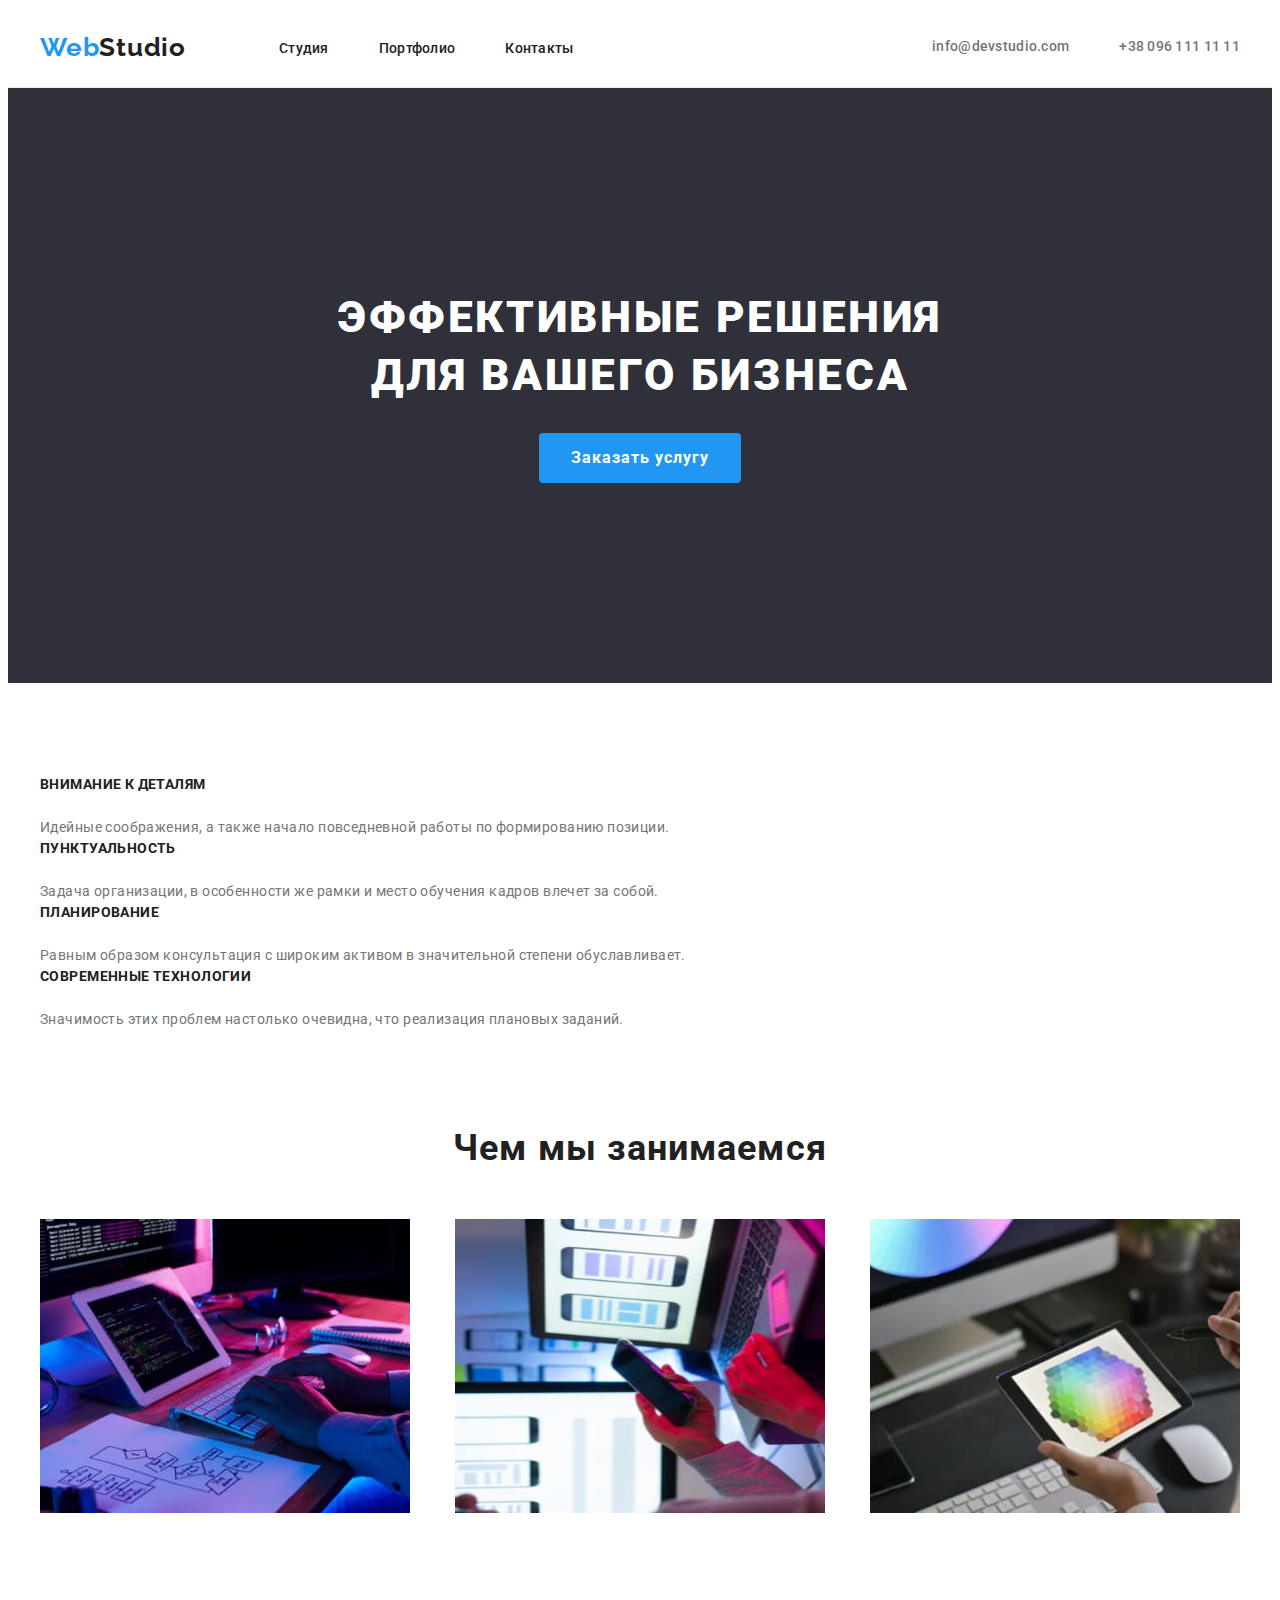
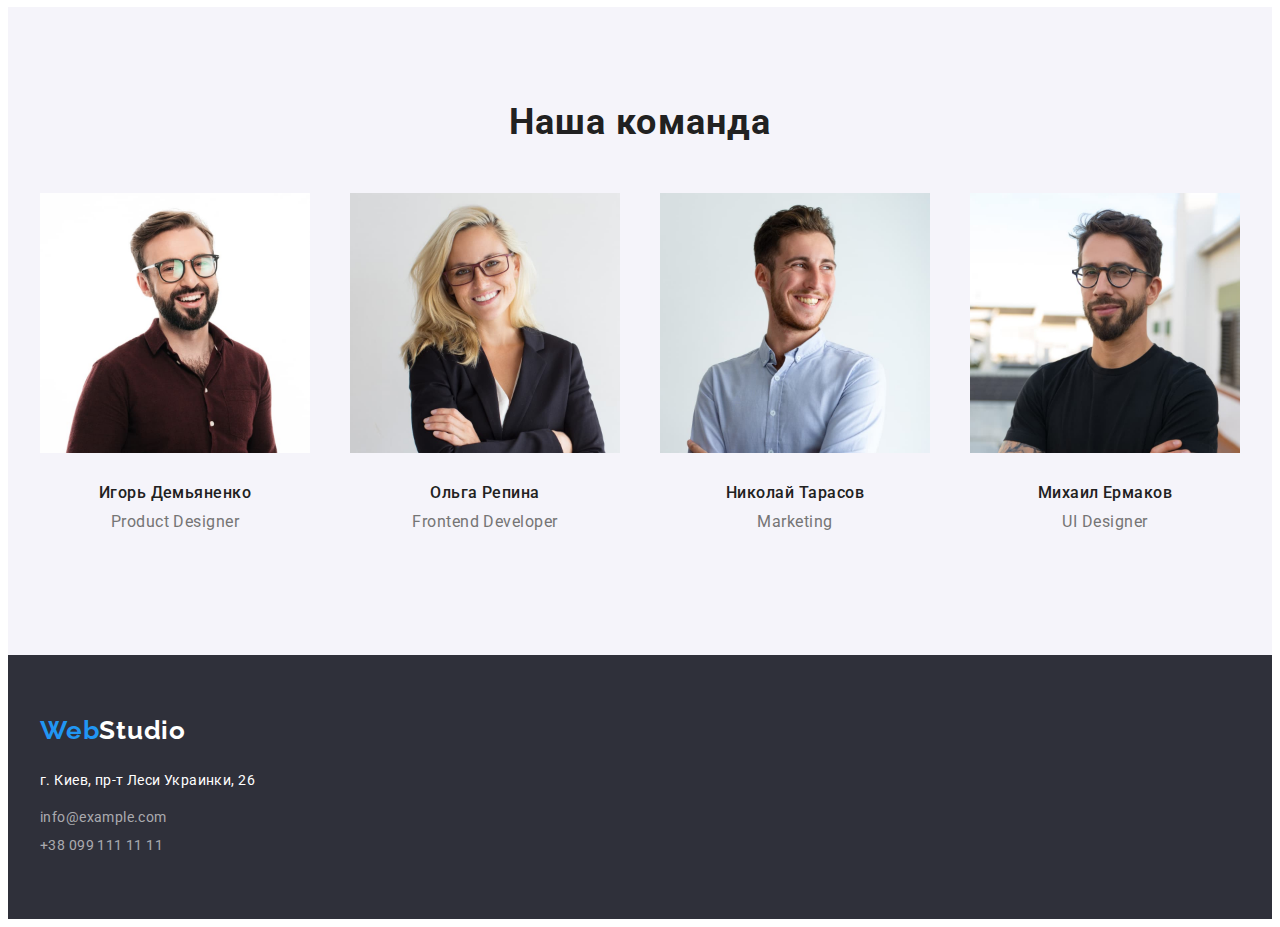
<file: index.html>
<!DOCTYPE html>
<html lang="ru">
<head>
    <meta charset="UTF-8">
    <meta http-equiv="X-UA-Compatible" content="IE=edge">
    <meta name="viewport" content="width=device-w0.idth, initial-scale=1.0">
    <title>Document</title>
    <link
    href="https://fonts.googleapis.com/css2?family=Oleo+Script&family=Raleway:wght@700&family=Roboto:wght@400;500;700;900&display=swap" rel="stylesheet">
    <link rel="stylesheet" href="https://cdnjs.cloudflare.com/ajax/libs/modern-normalize/1.1.0/modern-normalize.min.css" integrity="sha512-wpPYUAdjBVSE4KJnH1VR1HeZfpl1ub8YT/NKx4PuQ5NmX2tKuGu6U/JRp5y+Y8XG2tV+wKQpNHVUX03MfMFn9Q==" crossorigin="anonymous" referrerpolicy="no-referrer" />
    <link rel="stylesheet" href="./css/styles.css">
</head>
<body>
<header class="header">
        <div class="wrapper header-wrapper">
    <a class="logo link" href="">Web<span class="colortext" >Studio</span></a>
    <nav class="navigation">
    <ul class="nav-list">
        <li class="nav-list-item list">
            <a class="nav-list-link link" href="https://tanyauhrynovska.github.io/goit-markup-hw-03/index.html">Студия</a>
        </li>
        <li class="nav-list-item list">
            <a class="nav-list-link link" href="https://tanyauhrynovska.github.io/goit-markup-hw-03/portfolio.html">Портфолио</a>
        </li>
        <li class="nav-list-item list">
            <a class="nav-list-link link" href="">Контакты</a>
        </li>
    </ul>
    </nav>
        <a class="contacts-mail list link" href="mailto:info@devstudio.com">info@devstudio.com</a>
        <a class="contact-phone list link" href="tel:+380961111111">+38 096 111 11 11</a>
    </div> 
</header> 
<main>
    <section class="hero-section" >
        <div class="wrapper">
    <h1 class="main-header" >Эффективные решения<br>для вашего бизнеса</h1>
    <button class="modal-button" type="button">Заказать услугу</button>
        </div> 
    </section>
    <section class="our-advantages">
        <div class="wrapper">
        <ul class="subscribe">
            <li class="subscribe-list list" >
                <div class="our-advantages-subscribe">
                <h3 class="advantages-list">Внимание к деталям</h3>
                <p class="advantages-desc" >Идейные соображения, а также начало повседневной работы по формированию позиции.</p>
                </div>
            </li>
            <li class="subscribe-list list">
                <div class="our-advantages-subscribe">
                <h3 class="advantages-list">Пунктуальность</h3>
                <p class="advantages-desc">Задача организации, в особенности же рамки и место обучения кадров влечет за собой.</p>
                </div>
            </li>
            <li class="subscribe-list list">
                <div class="our-advantages-subscribe">
                <h3 class="advantages-list">Планирование</h3>
                <p class="advantages-desc">Равным образом консультация с широким активом в значительной степени обуславливает.</p>
                </div>
            </li>
            <li class="subscribe-list list">
                <div class="our-advantages-subscribe">
                <h3 class="advantages-list">Современные технологии</h3>
                <p class="advantages-desc">Значимость этих проблем настолько очевидна, что реализация плановых заданий.</p>
                </div>
            </li>
        </ul>
        </div>
    </section>
    <section class="about">
        <div class="wrapper">
        <h2 class="sub-header">Чем мы занимаемся</h2>
            <ul class="about-us">
            <li class="list">
                <img src="./images/foto1.jpg" alt="работа на планшете" width="370" height="294"/>
            </li> 
            <li class="list">
                <img src="./images/foto2.jpg" alt="работа на ноуте" width="370" height="294"/>
            </li>
            <li class="list">
                <img src="./images/foto3.jpg" alt="работа на планшете" width="370" height="294"/>
            </li>
            </ul>
        </div>
    </section>
    <section class="our-employee">
    <div class="wrapper">
        <h2 class="sub-header">Наша команда</h2>
        <ul class="our-team">
            <li class="employees-card list">
                <img src="./images/foto4.jpg" alt="Игорь Демьяненко" width="270" height="260"/>
                <div class="our-team-description">
                <p class="employee-list">Игорь Демьяненко</p>
                <p class="profession-list">Product Designer</p>
            </div>
            </li>
            <li class="employees-card list">
                <img src="./images/foto5.jpg" alt="Ольга Репина" width="270" height="260"/>
                <div class="our-team-description">
                <p class="employee-list">Ольга Репина</p>
                <p class="profession-list">Frontend Developer</p>
            </div>
            </li>
            <li class="employees-card list">
                <img src="./images/foto6.jpg" alt="Николай Тарасов" width="270" height="260"/>
                <div class="our-team-description">
                <p class="employee-list">Николай Тарасов</p>
                <p class="profession-list">Marketing</p>
            </div>
            </li>
            <li class="employees-card list">
                <img src="./images/foto7.jpg" alt="Михаил Ермаков" width="270" height="260"/>
                <div class="our-team-description">
                <p class="employee-list">Михаил Ермаков</p>
                <p class="profession-list">UI Designer</p>
            </div>
            </li>
        </ul>
    </div>
    </section>
</main>
    <footer class="footer">
        <div class="wrapper logo-footer">
            <a class="footer-logo logo link" href="">Web<span class="colortext-footer">Studio</span></a>
            <address> 
            <p class="footer-location list link" >г. Киев, пр-т Леси Украинки, 26</p>
            <a class="footer-mail list link" href="mailto:info@example.com">info@example.com</a>
            <div><a class="footer-phone list link" href="tel:+380961111111">+38 099 111 11 11</a></div>
        </address>
    </div>
    </footer>
</body>
</html>
</file>
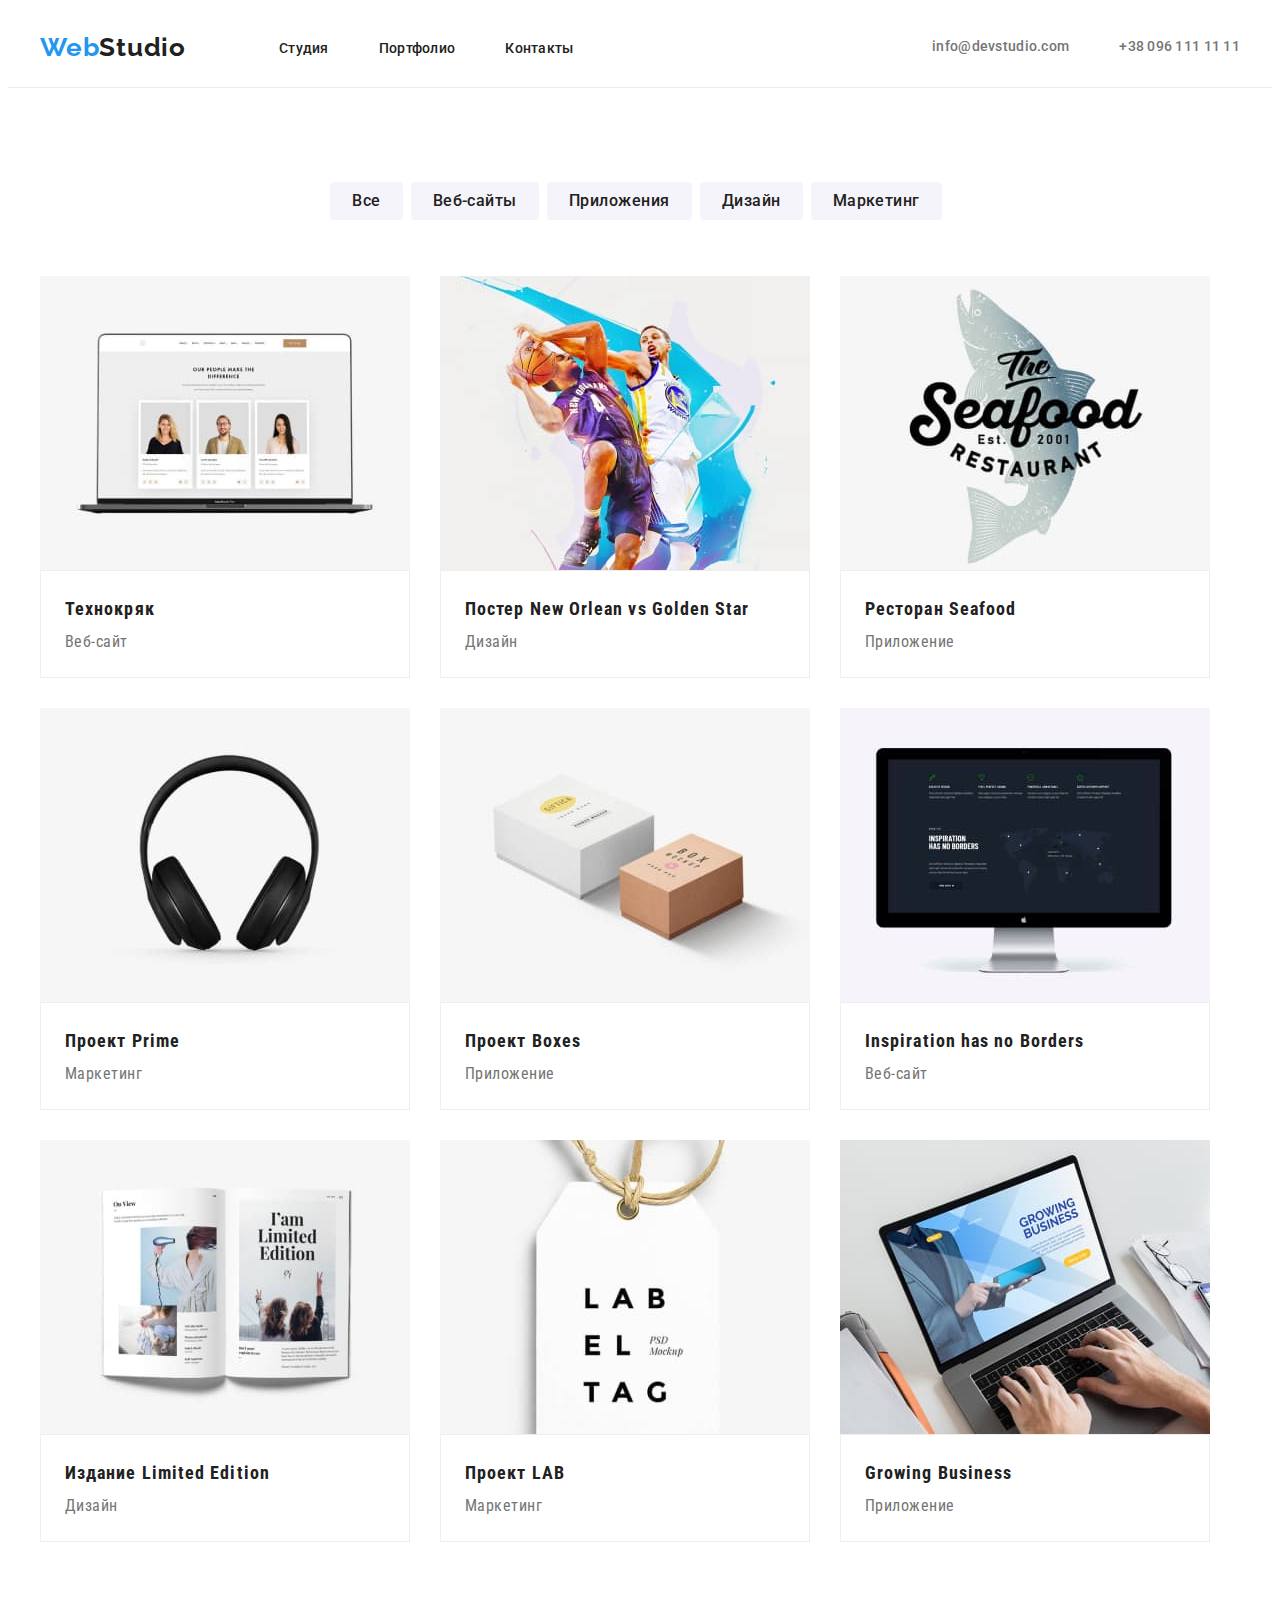
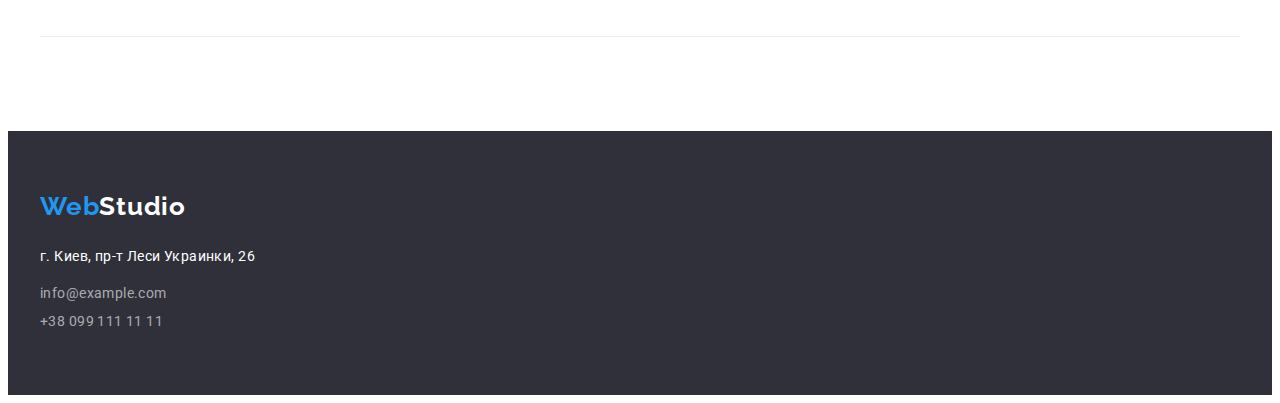
<file: portfolio.html>
<!DOCTYPE html>
<html lang="ru">
<head>
    <meta charset="UTF-8">
    <meta http-equiv="X-UA-Compatible" content="IE=edge">
    <meta name="viewport" content="width=device-w0.idth, initial-scale=1.0">
    <title>Document</title>
    <link
    href="https://fonts.googleapis.com/css2?family=Oleo+Script&family=Raleway:wght@700&family=Roboto:wght@400;500;700;900&display=swap" rel="stylesheet">
    <link rel="stylesheet" href="https://cdnjs.cloudflare.com/ajax/libs/modern-normalize/1.1.0/modern-normalize.min.css" integrity="sha512-wpPYUAdjBVSE4KJnH1VR1HeZfpl1ub8YT/NKx4PuQ5NmX2tKuGu6U/JRp5y+Y8XG2tV+wKQpNHVUX03MfMFn9Q==" crossorigin="anonymous" referrerpolicy="no-referrer" />
    <link rel="stylesheet" href="./css/styles.css">
</head>
<body>
<header class="header">
    <div class="wrapper header-wrapper">
    <a class="logo link" href="index.html">Web<span class="colortext">Studio </span></a>
<nav class="navigation">
<ul class="nav-list">
    <li class="nav-list-item list">
        <a class="nav-list-link link" href="https://tanyauhrynovska.github.io/goit-markup-hw-03/index.html">Студия</a>
    </li>
    <li class="nav-list-item list">
        <a class="nav-list-link link" href="portfolio.html">Портфолио</a>
    </li>
    <li class="nav-list-item list">
        <a class="nav-list-link link" href="">Контакты</a>
    </li>
</ul>
</nav>
    <a class="contacts-mail list link" href="mailto:info@devstudio.com">info@devstudio.com</a>
    <a class="contact-phone list link" href="tel:+380961111111">+38 096 111 11 11</a>
</div>
</header> 
<main>
<section class="portfolio-button">
<div class="wrapper">
    <h2> </h2>
    <ul class="portfolio-navigation">
        <li class="portfolio-list list">
            <button class="navigation-button" type="button">Все</button>
        </li>
        <li class="portfolio-list list">
            <button class="navigation-button" type="button">Веб-сайты</button>
        </li>
        <li class="portfolio-list list">
            <button class="navigation-button" type="button">Приложения</button>
        </li>
        <li class="portfolio-list list">
            <button class="navigation-button" type="button">Дизайн</button>
        </li>
        <li class="portfolio-list list">
            <button class="navigation-button" type="button">Маркетинг</button>
        </li>
    </ul>
    <ul class="list-of-works">
        <li class="work-card list">
            <img src="./images/foto21.jpg" alt="Веб-сайт" width="370" height="294"/>
            <div class="portfolio">
            <p class="img-description" >Технокряк</p>
            <p class=" undertitle" >Веб-сайт</p>
        </div>
        </li>
        <li class="work-card list">
            <img src="./images/foto22.jpg" alt="Дизайн" width="370" height="294"/>
            <div class="portfolio">
            <p class="img-description" >Постер New Orlean vs Golden Star</p>
            <p class="undertitle" >Дизайн</p>
        </div> 
        </li>
        <li class="work-card list">
            <img src="./images/foto23.jpg" alt="Приложение для ресторана" width="370" height="294"/>
            <div class="portfolio">
            <p class="img-description">Ресторан Seafood</p>
            <p class="undertitle">Приложение</p>
        </div>
        </li>
        <li class="work-card list">
            <img src="./images/foto24.jpg" alt="Маркетинг проект" width="370" height="294"/>
            <div class="portfolio">
            <p class="img-description">Проект Prime</p>
            <p class="undertitle">Маркетинг</p>
        </div>
        </li>
        <li class="work-card list">
            <img src="./images/foto25.jpg" alt="Приложение проект" width="370" height="294"/>
            <div class="portfolio">
            <p class="img-description">Проект Boxes</p>
            <p class="undertitle">Приложение</p>
            </div>
        </li>
        <li class="work-card list">
            <img src="./images/foto26.jpg" alt="Приложение проект" width="370" height="294"/>
            <div class="portfolio">
            <p class="img-description">Inspiration has no Borders</p>
            <p class="undertitle">Веб-сайт</p>
        </div>
        </li>
        <li class="work-card list">
            <img src="./images/foto27.jpg" alt="Дизайн сайта" width="370" height="294"/>
            <div class="portfolio">
            <p class="img-description">Издание Limited Edition</p>
            <p class="undertitle">Дизайн</p>
        </div>
        </li>
        <li class="work-card list">
            <img src="./images/foto28.jpg" alt="Маркетинг проект" width="370" height="294"/>
            <div class="portfolio">
            <p class="img-description">Проект LAB</p>
            <p class="undertitle">Маркетинг</p>
        </div>
        </li>
        <li class="work-card list">
            <img src="./images/foto29.jpg" alt="Приложение проект" width="370" height="294"/>
            <div class="portfolio">
            <p class="img-description">Growing Business</p>
            <p class="undertitle">Приложение</p>
        </div>
        </li>
    </ul>
</div>
</section>
</main>
    <footer class="footer">
        <div class="wrapper logo-footer">
        <a class="footer-logo logo link" href="">Web<span class="colortext-footer">Studio</span></a>
        <address> 
        <p class="footer-location list link">г. Киев, пр-т Леси Украинки, 26</p>
        <a class="footer-mail list link" href="mailto:info@example.com">info@example.com</a>
        <div><a class="footer-phone list link" href="tel:+380961111111">+38 099 111 11 11</a></div>
    </address>
    </div>
    </footer>
</body>
</html>
</file>
<file: css/styles.css>
:root {
    --prymary-font-family: "Roboto", sans-serif;
    --secondary-font-family: "Raleway", sans-serif;
    --primary-font-color: #757575;
    --secondary-font-color: #FFFFFF;
    --batton-backgraund-color: #F5F4FA;
    --accent-color: #212121;
    --background-color: #2F303A;
    --acccent-color: #2196F3;
}

body {
    font-family: var(--prymary-font-family);
    color: var(--primary-font-color);
}

h1,
h2,
h3,
h4,
p
{
    margin-top: 0;
    margin-bottom: 0;
}

ul,
ol {
    margin-top: 0;
    margin-bottom: 0;
    padding-left: 0;
}

img {
    display: block;
}

.list {
    list-style: none;
    
}

.link {
    text-decoration: none;
}

.subscribe {
    display: flex;
    flex-wrap: wrap;
    justify-content: space-between;
}

.subscribe-list {
    margin-right: 20px;
}

.our-advantages {
    padding-top: 94px;
    padding-bottom: 94px;
}

.advantages-list {
        width: 270px;
        height: 16px;
        padding-bottom: 10px;
        margin-bottom: 10px;
        font-weight: bold;
        font-size: 14px;
        line-height: 1.14;
        letter-spacing: 0.03em;
        text-transform: uppercase;
        color: var(--accent-color);
    }
    
.advantages-dpadding-top: 94px;esc {
    width: 270px;
}

.wrapper {
    padding-right: 15px;
    padding-left: 15px;
    width: 1200px;
    margin-left: auto;
    margin-right: auto;
}

.header {
    padding-top: 24px;
    padding-bottom: 24px;
    border-bottom: 1px solid #ECECEC;
}

.header-wrapper {
    display: flex;
    align-items: center;
}    
.nav-list {
    display: flex;
    align-items: center;
}

.nav-list-item:not(:nth-child(4n)) {
    margin-right: 50px;
}

.logo {
    font-family: var(--secondary-font-family);
    font-weight: bold;
    font-size: 26px;
    line-height: 1.19;
    letter-spacing: 0.03em;
    color: var(--acccent-color);
    margin-right: 93px;
}

.colortext {
    color: #212121;
}

.nav-list-link {
    font-weight: 500;
    font-size: 14px;
    line-height: 1.14;
    letter-spacing: 0.02em;
    color: var(--accent-color);
}

.nav-list-link:hover,
.nav-list-link:focus {
    color: var(--acccent-color);
    }

.contacts-mail {
    font-weight: 500;
    font-size: 14px;
    line-height: 1.14;
    letter-spacing: 0.02em;
    color: var(--primary-font-color);
    margin-left: auto;
    }
    
.contact-phone {
    font-weight: 500;
    font-size: 14px;
    line-height: 1.14;
    letter-spacing: 0.02em;
    color: var(--primary-font-color);
    margin-left: 50px;
}

.contacts-mail:hover,
.contacts-mail:focus {
    color: var(--acccent-color);
    }

.contact-phone:hover,
.contact-phone:focus {
    color: var(--acccent-color);
    }

.navigation-button {
    padding: 6px 22px;
    border: none;
    border-radius: 4px;
    font-family: var(--prymary-font-family);
    font-weight: 500;
    font-size: 16px;
    line-height: 1.63;
    text-align: center;
    letter-spacing: 0.03em;
    color: var(--accent-color);
    cursor: pointer;
    background: var(--batton-backgraund-color);
}    

.navigation-button:hover,
.navigation-button:focus {
    background-color: var(--acccent-color)
}

.navigation-button:hover,
.navigation-button:focus {
    color: var(--secondary-font-color);
}

.img-description {
    font-weight: bold;
    font-size: 18px;
    line-height: 2;
    letter-spacing: 0.06em;
    color: var(--accent-color);
}

.undertitle {
    font-weight: normal;
    font-size: 16px;
    line-height: 1.88;
    letter-spacing: 0.03em;
    color: var(--primary-font-color);
    }

.main-header {
    margin-bottom: 28px;
    font-weight: 900;
    font-size: 44px;
    line-height: 1.33;
    text-align: center;
    letter-spacing: 0.06em;
    text-transform: uppercase;
    color: var(--secondary-font-color);
}

.hero-section {
    padding-top: 200px;
    padding-bottom: 200px;
    background-color: var(--background-color)
}

.modal-button {
    margin-left: auto;
    margin-right: auto;
    padding: 10px 32px;
    border-radius: 4px;
    border: none;
    font-family: var(--main-font-family);
    font-weight: bold;
    font-size: 16px;
    line-height: 1.88;
    display: flex;
    align-items: center;
    text-align: center;
    letter-spacing: 0.06em;
    color: var(--secondary-font-color);
    cursor: pointer;
    background-color: var(--acccent-color);
}

.advantages-desc {
    font-weight: normal;
    font-size: 14px;
    line-height: 2;
    letter-spacing: 0.03em;
    color: var(--primary-font-color);
}

.our-employee {
    background-color: #F5F4FA;
}

.sub-header {
    margin-bottom: 50px;
    font-weight: bold;
    font-size: 36px;
    line-height: 1.17;
    text-align: center;
    letter-spacing: 0.03em;
    color: var(--accent-color);
}

.employee-list {
    margin-bottom: 10px;
    font-weight: 500;
    font-size: 16px;
    line-height: 1.19;
    text-align: center;
    letter-spacing: 0.03em;
    color: var(--accent-color);
}

.portfolio-button {
    padding-top: 94px;
    padding-bottom: 94px;
}

.portfolio-navigation {
    display: flex;
    flex-wrap: wrap;
    justify-content: center;
    padding-bottom: 56px;
}

.portfolio-list {
    margin-right: 8px;
    text-align: center;
}

.portfolio {
    font-stretch: ultra-condensed;
    padding: 20px 24px;
    border: 1px solid #EEEEEE;
    box-sizing: border-box;
}

.list-of-works {
    display: flex;
    flex-wrap: wrap;
    padding-bottom: 94px;
    border-bottom: 1px solid #EEEEEE;
}

.work-card:not(:nth-child(3n)) {
    flex-basis: calc(( 100%- 90px ) / 3);
    margin-right: 30px;
}  

.work-card:not(:nth-last-child(-n + 3) ) {
    margin-bottom: 30px; 
}

.our-employee {
    padding-top: 94px;
    padding-bottom: 94px;
}

.about {
    padding-bottom: 94px;
}

.about-us {
    display: flex;
    flex-wrap: wrap;
    justify-content: space-between;
}

.our-team {
    display: flex;
    flex-wrap: wrap;
    justify-content: space-between;
    }

.our-team-description {
    padding-top: 30px;
    padding-bottom: 30px;
}

.profession-list {
    font-weight: normal;
    font-size: 16px;
    line-height: 1.19;
    text-align: center;
    letter-spacing: 0.03em;
    color: var(--primary-font-color);
}

.footer {
    padding-top: 60px;
    padding-bottom: 60px;
}
.colortext-footer {
    color: var(--secondary-font-color);
}

.footer-location {
    font-style: normal;
    font-weight: normal;
    margin-top: 20px;
    font-size: 14px;
    line-height: 2;
    letter-spacing: 0.03em;
    color: var(--secondary-font-color);
    margin-bottom: 9px;
} 

.footer-mail {
    font-style: normal;
    font-weight: normal;
    font-size: 14px;
    line-height: 2;
    letter-spacing: 0.03em;
    color: rgba(255, 255, 255, 0.6);
    margin-bottom: 9px;
    }

.footer-phone {
    font-style: normal;
    font-weight: normal;
    font-size: 14px;
    line-height: 2;
    letter-spacing: 0.03em;
    color: rgba(255, 255, 255, 0.6);
    margin-bottom: 9px;
    }

.footer {
    background-color: var(--background-color);
}
</file>
